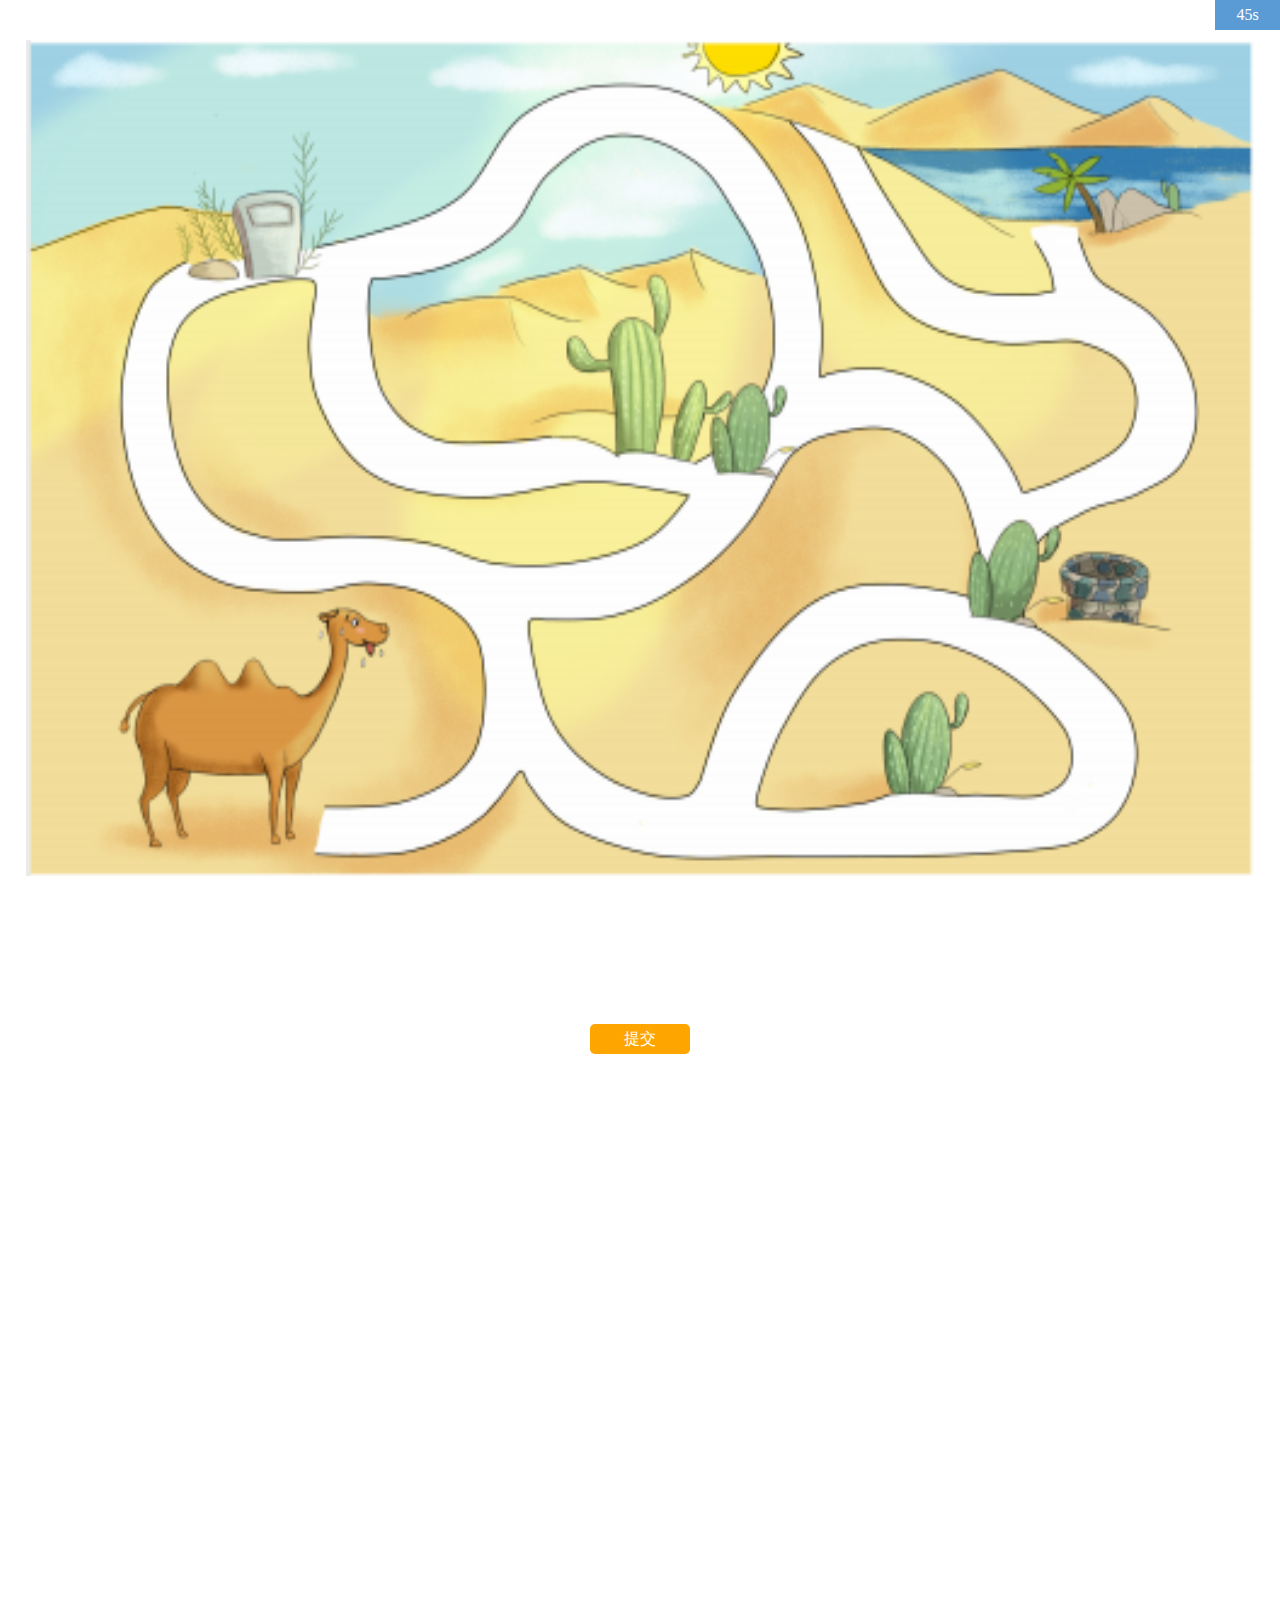
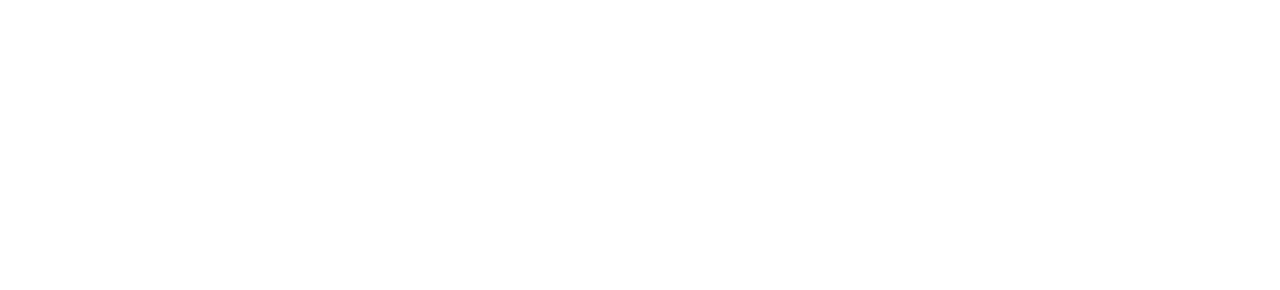
<file: index.html>
<!DOCTYPE html>
<html lang="en">
<head>
    <meta charset="UTF-8">
    <meta name="viewport" content="width=device-width, user-scalable=no, initial-scale=1.0, maximum-scale=1.0, minimum-scale=1.0">
    <meta http-equiv="X-UA-Compatible" content="ie=edge">
    <title>Document</title>
</head>
<script src="//at.alicdn.com/t/font_478967_6n4o5i5mnff4unmi.js"></script>
<script>
  var pageWidth = window.innerWidth
  document.write('<style>html{font-size:'+pageWidth/50 + 'px;}</style>')
</script>
<link rel="stylesheet" href="style.css">
<body>
    <canvas id="draw"></canvas>
    <div class="time-contain"><span id="time">45s</span></div>
    <div id=actions class="actions">
        <svg id=pen class="active icon">
          <use xlink:href="#icon-pen"></use>
        </svg>
        <svg id=eraser class="icon">
          <use xlink:href="#icon-erase"></use>
        </svg>
    </div>
    <div class="submit">
        <a href="./answer.html">提交</a>
    </div>
    <div id="template"></div>
</body>
<script>
//canvas不能直接通过style属性来改变宽高，只能通过js来实现。
var page = document.getElementById('template');
var width = page.offsetWidth; //宽度
var height = page.offsetHeight; //高度
var pageWidth = window.innerWidth
//让画板居中
var left = (pageWidth - width)/2
draw.style.left = left+'px'

var drawBoard = document.getElementById('draw');
var context = drawBoard.getContext('2d');
drawBoard.width = width
drawBoard.height = height

//监听触屏事件
listenToUser(drawBoard)
var eraserEnabled = false
pen.onclick = function(){
  eraserEnabled = false
  pen.classList.add('active')
  eraser.classList.remove('active')
}
eraser.onclick = function(){
  eraserEnabled = true
  eraser.classList.add('active')
  pen.classList.remove('active')
}

  function drawLine(x1, y1, x2, y2) {
  context.beginPath();
  context.moveTo(x1-left, y1-40) // 起点
  context.lineWidth = 5
  context.lineTo(x2-left, y2-40) // 终点
  context.stroke()
  context.closePath()
}
function listenToUser(canvas) {
var using = false
var lastPoint = {
  x: undefined,
  y: undefined
}
canvas.ontouchstart = function(aaa){
      var x = aaa.touches[0].clientX
      var y = aaa.touches[0].clientY
      console.log(x,y)
      using = true
      if (eraserEnabled) {
        context.clearRect(x - 5-left, y - 45, 15, 15)
      } else {
        lastPoint = {
          "x": x,
          "y": y
        }
      }
    }
    canvas.ontouchmove = function(aaa){
      var x = aaa.touches[0].clientX
      var y = aaa.touches[0].clientY

      if (!using) {return}

      if (eraserEnabled) {
        context.clearRect(x - 14-left, y - 45, 15, 15)
      } else {
        var newPoint = {
          "x": x,
          "y": y
        }
        drawLine(lastPoint.x, lastPoint.y, newPoint.x, newPoint.y)
        lastPoint = newPoint
      }
    }
    canvas.ontouchend = function(){
      using = false
    }
}
let currentTime = document.querySelector('#time')
    let n = 45
    let id
    id = setTimeout(function run(){
      n-=1
      currentTime.innerText = n+'s'
      if(n >0){
        id = setTimeout(run, 1000)
      }else{
        window.location.href="answer.html"
      }
    }, 1000)


</script>
</html>
</file>
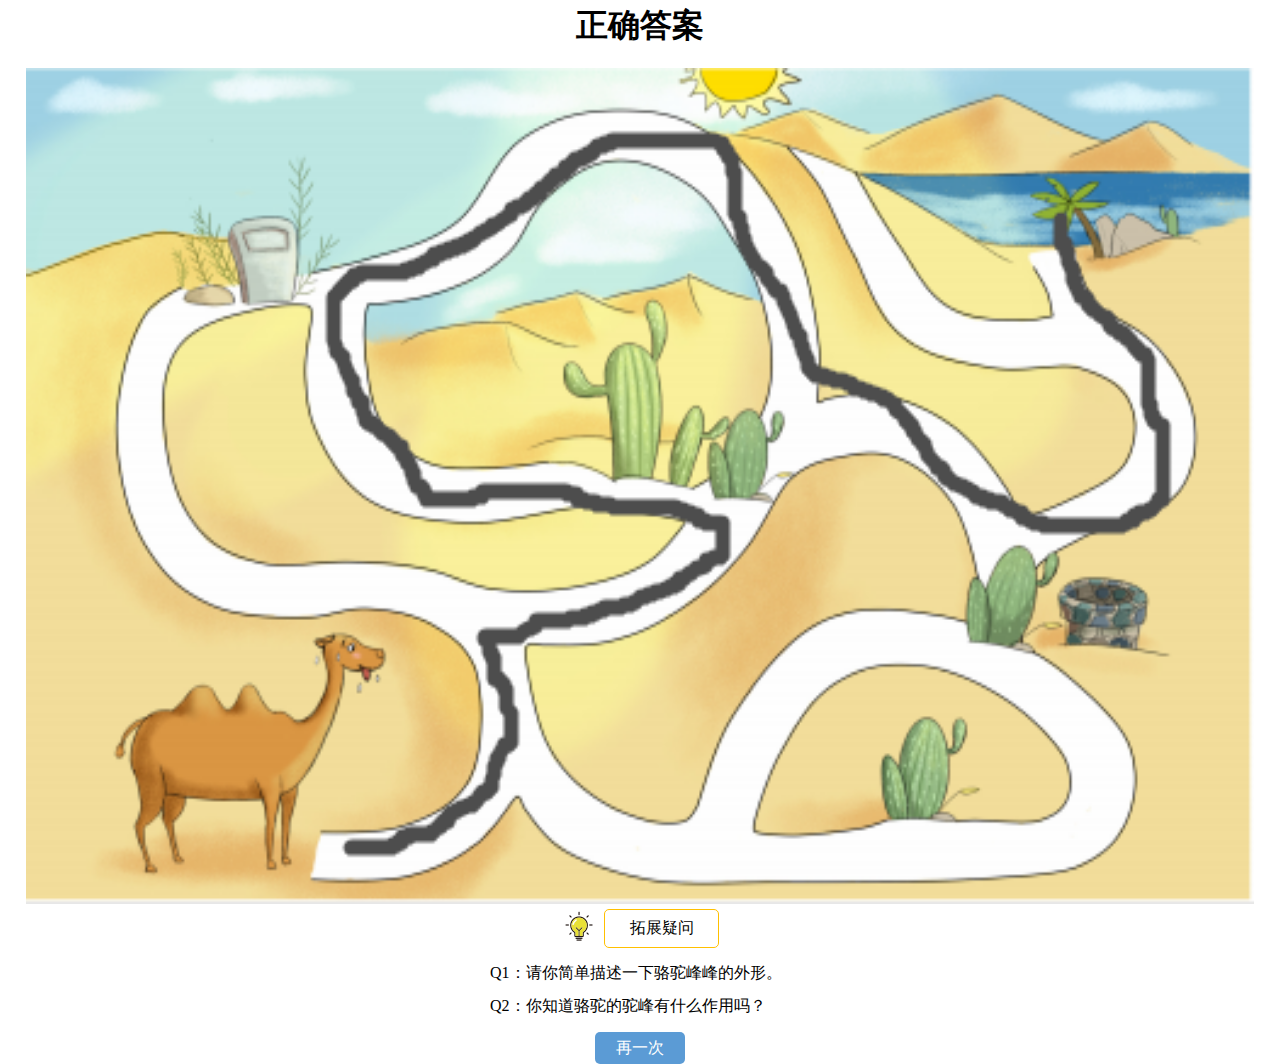
<file: answer.html>
<!DOCTYPE html>
<html lang="zh-Hans">
<head>
    <meta charset="UTF-8">
    <meta name="viewport" content="width=device-width, initial-scale=1.0">
    <meta http-equiv="X-UA-Compatible" content="ie=edge">
    <title>Document</title>
</head>
<link rel="stylesheet" href="./style.css">
<script>
    var pageWidth = window.innerWidth
    document.write('<style>html{font-size:'+pageWidth/50 + 'px;}</style>')
</script>
<style>
    h1{
        margin-top: 4px;
        text-align: center;
    }
    .contain{
        margin-top: 5px;
        display:flex;
        justify-content: center;
    }
    .contain .expand{
        border-radius: 5px;
        margin-left: 8px;
        border: 1px solid #FFC000;
        width:113px;
        display: flex;
        justify-content: center;
        align-items: center;;
    }
    .question-contain{
        width:300px;
        margin-right: auto;
        margin-left: auto;
    }
    .question-contain .question:first-child{
        margin-top: 15px;
        margin-bottom: 12px;
    }
    .continue{
        margin-top: 15px;
        display: flex;
        justify-content: center;
    }
    .continue a{
        border-radius:5px;
        width:90px;
        height: 32px;
        background: #5B9BD5;
        text-decoration: none;
        color: white;
        display: flex;
        justify-content: center;
        align-items: center;
    }
</style>
<body>
    <h1>正确答案</h1>
    <div class="answer">
        <img src="./img/2.jpg" alt="">
    </div>
    <div class="contain">
        <span>
            <img src="./img/3.png" alt="">
        </span>
        <span class="expand">
            拓展疑问
        </span>
    </div>
    <div class="question-contain">
        <div class="question">Q1：请你简单描述一下骆驼峰峰的外形。</div>
        <div class="question">Q2：你知道骆驼的驼峰有什么作用吗？</div>
    </div>
    <div class="continue">
        <a href="./index.html">再一次</a>
    </div>
</body>
</html>
</file>
<file: style.css>
* {
  margin: 0;
  padding: 0; }

.icon {
  width: 1em;
  height: 1em;
  vertical-align: -0.15em;
  fill: currentColor;
  overflow: hidden; }

#draw {
  display: block;
  background: white;
  position: fixed;
  top: 40px;
  background: url(img/1.jpg) no-repeat;
  background-size: 100% 100%;
  overflow: auto; }

body {
  overflow: hidden;
  font-size: 16px; }

#template {
  width: 48rem;
  height: 32.6666666667rem; }

.actions {
  position: fixed;
  top: -8px;
  left: 0;
  padding: 20px; }

.actions svg {
  width: 1.5em;
  height: 1.5em;
  transition: all 0.3s;
  margin: 0 10px; }

.actions svg.active {
  fill: red;
  transform: scale(1.2); }

.time-contain {
  position: fixed;
  width: 65px;
  height: 30px;
  top: 0;
  right: 0;
  background: #5B9BD5;
  color: white;
  display: flex;
  justify-content: center;
  align-items: center; }

.submit {
  margin-top: 40rem;
  text-align: center;
  background: orange;
  width: 100px;
  height: 20px;
  padding-top: 5px;
  padding-bottom: 5px;
  border-radius: 5px;
  margin-right: auto;
  margin-left: auto; }

.submit a {
  text-decoration: none;
  color: white; }

.answer {
  margin-top: 20px;
  display: flex;
  justify-content: center; }

.answer img {
  width: 48rem;
  height: 32.6666666667rem; }

/*# sourceMappingURL=style.css.map */
</file>
